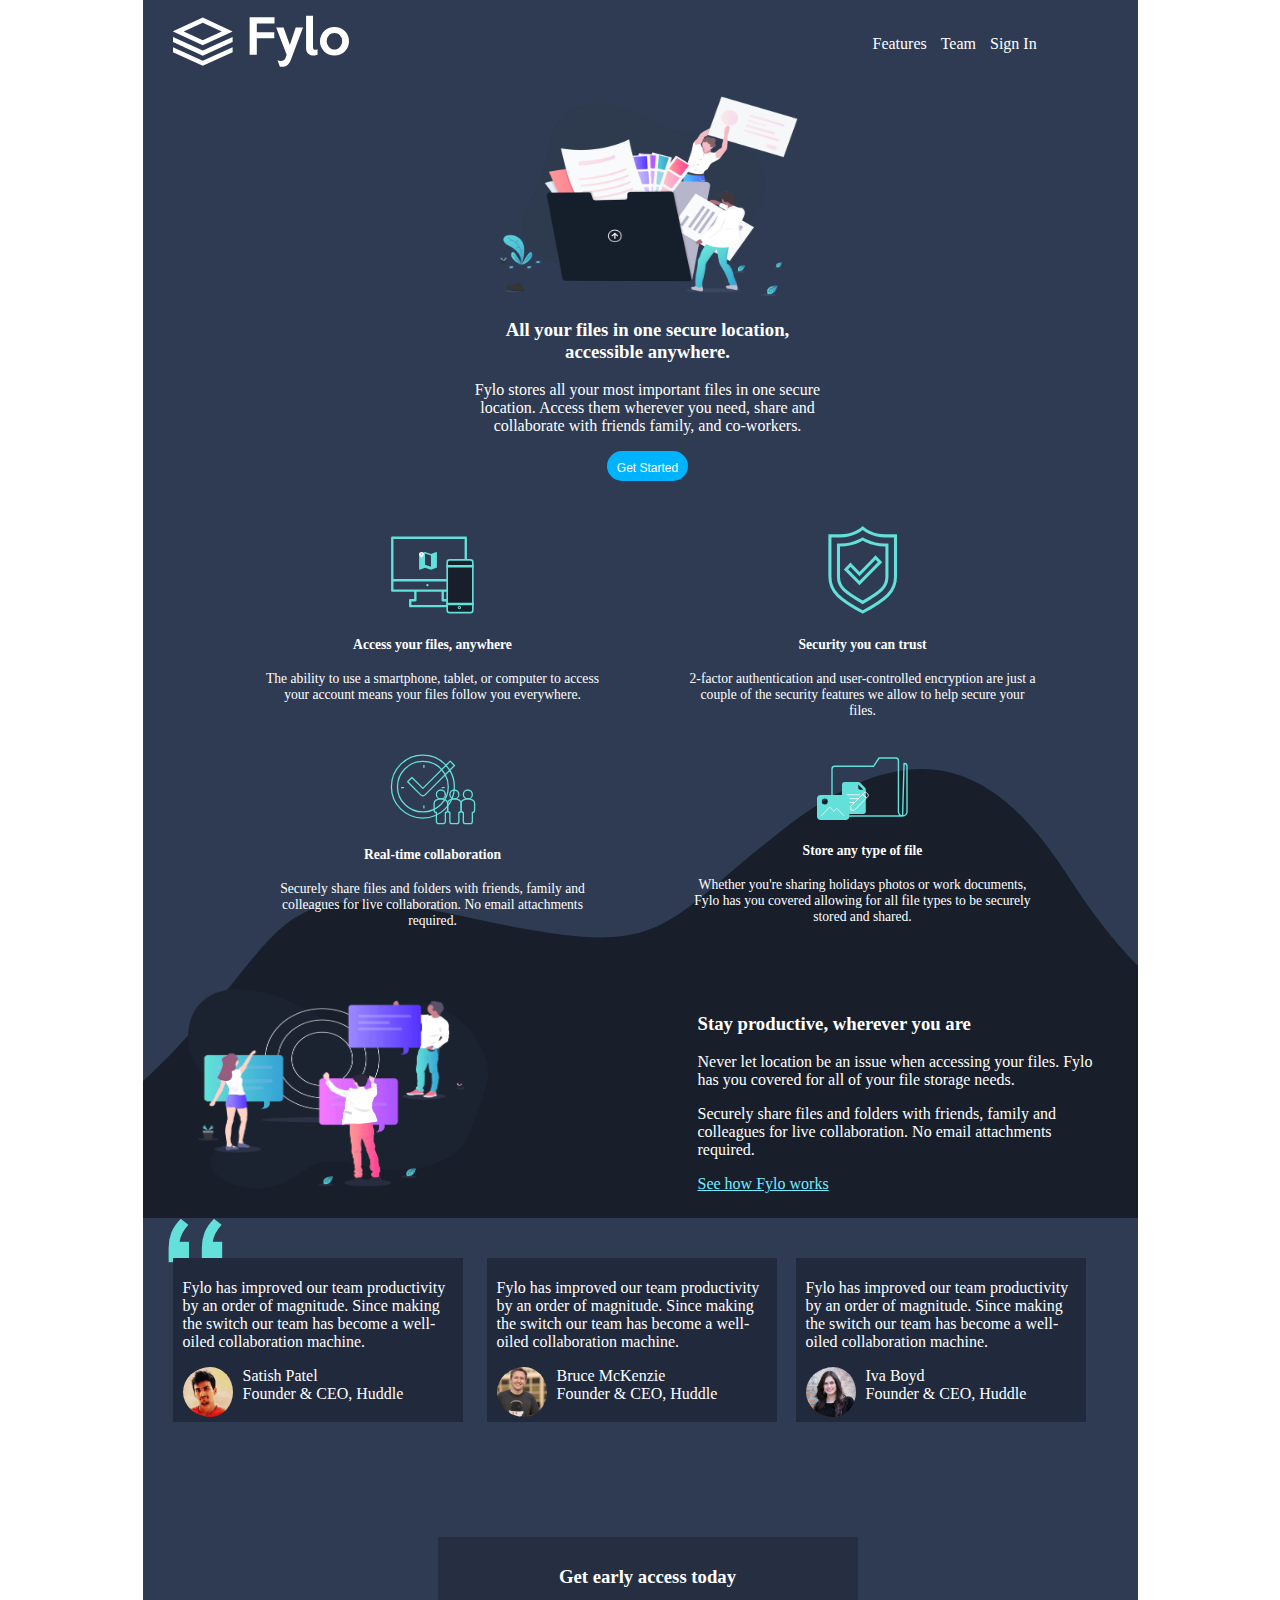
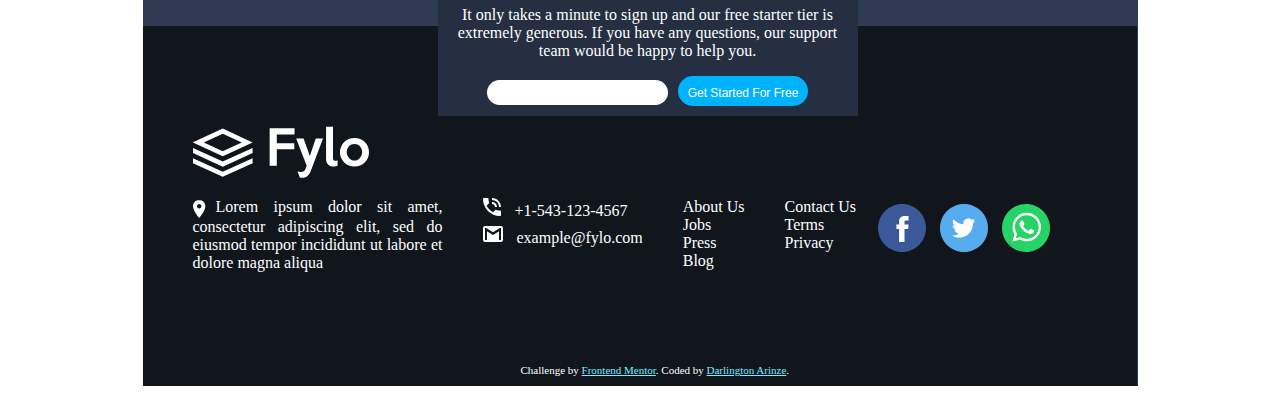
<file: fylo darkpage/index.html>
<!DOCTYPE html>
<html lang="en">
<head>
	  <meta charset="UTF-8">
	  <meta name="viewport" content="width=device-width, initial-scale=1.0"> <!-- displays site properly based on user's device -->
	  <link rel="icon" type="image/png" sizes="32x32" href="./images/favicon-32x32.png">
	  <link href= 'darkpage.css' type= 'text/css' rel= 'stylesheet'>
	  <title>Frontend Mentor | Fylo landing page with dark theme and features grid</title>
</head>

<body>
	<div id= 'banner'>
		<img src= 'images/logo.svg'>
		   <ul id='main_link'> 
			   <li>Features</li>
			  <li>Team</li>
			  <li>Sign In</li>
		   </ul>
	</div>
	<div class= 'intro'>
			<img src= 'images/illustration-intro.png' width= '300px' height= '200px'>
		 <h3> All your files in one secure location, accessible anywhere.</h3>

		  <p>Fylo stores all your most important files in one secure location. Access them wherever 
		  you need, share and collaborate with friends family, and co-workers.</p>

		 <button> Get Started</button>
	</div>

	<div class= 'text'>
		  <div class= 'intext A'>
			<img src= 'images/icon-access-anywhere.svg'>
			  <h4>Access your files, anywhere</h4>

			<p> The ability to use a smartphone, tablet, or computer to access your account means your 
			  files follow you everywhere.</p>
		</div>

		<div class= 'intext B'> 
			<img src= 'images/icon-security.svg'>
			<h4>Security you can trust</h4>

			<p> 2-factor authentication and user-controlled encryption are just a couple of the security 
			  features we allow to help secure your files.</p>
		  </div>

		 <div class= 'intext C'>
			<img src= 'images/icon-collaboration.svg'>
			 <h4>Real-time collaboration</h4>

			<p> Securely share files and folders with friends, family and colleagues for live collaboration. 
			  No email attachments required.</p>
		  </div>

		  <div class= 'intext D'>
			<img src= 'images/icon-any-file.svg'>
			  <h4>Store any type of file</h4>

			<p>  Whether you're sharing holidays photos or work documents, Fylo has you covered allowing for all 
			  file types to be securely stored and shared.</p>
		  </div>
	</div>
	 <div class= 'mid-div'> 
		  <img src= 'images/illustration-stay-productive.png' width= '300px' height= '200px'>
		  
		<div class= 'middle'>
				
				<h3>  Stay productive, wherever you are</h3>

				<p>  Never let location be an issue when accessing your files. Fylo has you covered for all of your file 
			  storage needs.</p>

				  <p>Securely share files and folders with friends, family and colleagues for live collaboration. No email 
			  attachments required.</p>

				  <a href= '#'>See how Fylo works</a>
		</div>
	</div>
	
	<div class= 'cover' style= 'position: relative;'>
		<div class= 'testimonial tm1'>
			 <p> Fylo has improved our team productivity by an order of magnitude. Since making the switch our team has 
			  become a well-oiled collaboration machine.</p>

			  <img src='images/profile-1.jpg'><span class= 'txt'>Satish Patel
			  <br>Founder & CEO, Huddle</span>
		  </div>

		<div class= 'testimonial tm2'>
			 <p> Fylo has improved our team productivity by an order of magnitude. Since making the switch our team has 
			  become a well-oiled collaboration machine.</p>

			   <img src='images/profile-2.jpg'> <span class= 'txt'>Bruce McKenzie<br>
			  Founder & CEO, Huddle</span>
		</div>

		<div class= 'testimonial tm3'>
			  <p>Fylo has improved our team productivity by an order of magnitude. Since making the switch our team has 
			  become a well-oiled collaboration machine.</p>

			  <img src='images/profile-3.jpg'> <span class= 'txt'> Iva Boyd<br>
			  Founder & CEO, Huddle</span>
		</div>
	</div>
	<div class= 'last'>

		<h3>  Get early access today</h3>

		  <p>It only takes a minute to sign up and our free starter tier is extremely generous. If you have any 
		  questions, our support team would be happy to help you.</p>

		  <input type= 'search' id= 'search'><button>Get Started For Free</button>
	</div>

	  <footer>
	  <div><img src= 'images/logo.svg'></div>
	   <div> <p class= 'left'><img src= 'images/icon-location.svg' style= 'vertical-align: middle'>Lorem ipsum dolor sit amet, consectetur adipiscing elit, sed do eiusmod tempor incididunt ut labore et  dolore magna aliqua</p></div>

		<ul class= 'right'>
			  <li><img src= 'images/icon-phone.svg' style= 'vertical-align: middle'> +1-543-123-4567</li>
			  <li><img src= 'images/icon-email.svg' style= 'vertical-align: middle'> example@fylo.com</li> 
		 </ul>

		<ul class= 'right'>
			  <li>About Us</li>
			  <li>Jobs</li>
			  <li>Press</li>
			  <li>Blog</li>
		</ul>

		<ul class= 'right'>
			  <li>Contact Us</li>
			  <li>Terms</li>
			<li>Privacy</li>
		</ul>
		
		<div class= 'image'><img src= 'images/facebook icon.svg ' class= 'right R3'>
		<img src= 'images/twitter icon.svg ' class= 'right R3'>
		<img src= 'images/whatsapp icon.svg ' class= 'right R3'></div>
		
			<p class="attribution">
			  Challenge by <a href="https://www.frontendmentor.io?ref=challenge" target="_blank">Frontend Mentor</a>. 
			  Coded by <a href="#">Darlington Arinze</a>.
			</p>
	  </footer>
</body>
</html>
</file>
<file: fylo darkpage/darkpage.css>
html {
	 background-color: #fff;/*hsl(218, 28%, 25%);*/
 }
 body {
			color: #fff;
			background-color: hsl(218, 28%, 25%);
			font-size: 16px;
			width: 960px;
			margin: auto;
			margin:-top: 5px;
			/*border: 1px solid blue;*/
			padding: 10px;
			padding-left: 25px;
			background-image: url('images/bg-curvy-desktop.svg');
			background-repeat: no-repeat;
			background-position: center center;
			margin-bottom: 0;
			padding-bottom: 0;
			  }
			  
	button  {
		border-radius: 20px;
		background-color: #00B3FF;/*#76FCFF;*/
		color: #fff;
		height: 30px;
		padding: 10px;
		font-size: 0.75em;
		text-align: center;
		border: none;
		}
		
	li {
	  list-style-type: none;
	  }
			  
	#banner {
	  position: relative;
	  <!--border: 1px solid blue;
	  padding: 5px;
	  margin-bottom: 10px;
	  }
	
	#banner ul {
		position: absolute;
		padding: 0 ;
		margin: 0 10px;
		width: 200px;
		top: 25px;
		right: 50px;
		
		}
	
	#main_link  li  {
		text-align: right;
		display: inline-block;
		margin: 0px 5px;
		}
	
	div.intro {
		text-align: center;
		padding:  10px;
		<!--border: 1px solid blue;
		vertical-align: center;
		margin: auto;
		margin-top: 5px ;
		width: 350px
		}
	
	div.text {
		<!--border: 1px solid blue;
		padding: 10px;
		padding-bottom: 15px;
		margin-top: 10px;
		font-size: 0.85em;
		overflow: auto;
		}
	div.text div.intext {
		/*border: 1px solid blue;*/
		padding:  5px 10px;
		margin: 10px 0 5px 0;
		width: 350px;
		text-align: center;
		display: inline-block;
		}
	
	div.text div.A {
		padding-top: 15px;
		margin-bottom: 18px;
		}
	
	div.text div.A,  div.text div.C {
		float: left;
		margin-left: 70px ;
		}
	div.text div.B,  div.text div.D {
		float: right;
		margin-right: 70px;
		}
	
	div.text div.D {
		padding-bottom: 10px;
		}
	
	.mid-div {
		position: relative;
		/*border: 1px solid blue;*/
		padding: 10px;
		margin: 10px;
		}
	
	.middle {
		float: right;
		text-align: left;
		/*border: 1px solid blue;*/
		width: 400px;
		left: 50px;
		padding: 5px 5px;
		margin:  0 5px 0 50px;
		}	
		
	.cover {
		/*border: 1px solid blue;*/
		padding: 5px;
		background-image: url('images/bg-quotes.png');
		background-repeat: no-repeat;
		background-position: 0% 0%;
		margin-top: 15px;
		}
		
	div.testimonial {
		position: relative;
		/*border: 1px solid blue;*/
		margin-top: 35px;
		padding: 5px 10px; 
		display: inline-block;
		width: 270px;
		background-color: hsl(219, 30%, 18%);
		}
		
	div.tm2 {
		left: 20px;
		}
		
	div.tm3  {
		left: 35px;
		padding-right: 10px;
		}
		
	span.txt {
		width: 100px;
		}
	div.testimonial img {
		float: left;
		padding-right: 5px ;
		border-radius: 50%;
		height: 50px;
		margin-right: 5px;
		}
	div.info p {
		text-align: left;
		width: 150px;
		display: inline-block;
		float: left;
		border: 1px solid blue;
		}

	footer {
		height: 250px;
		padding: 100px 20px 10px 50px;
		margin: 0;
		margin-left: -25px;
		margin-right: 10px;
		margin-bottom: 10px;
		width: 96.3%;
		background-color: hsl(216, 28%, 9%);
		}
	
	footer img {
		padding-right: 10px;
		}
		
	footer .left {
		float: left;
		width: 250px;
		height: 150px;
		text-align: justify;
		}
	
	footer ul.right li img {
		margin-bottom: 10px;
		}				

	footer ul.right, footer p.right  {
		float: left;
		}
	
	footer div.image {
		margin-left: 20px;
		/*border: 1px solid blue;*/
		display: inline-block;
		margin-top: 20px;
		padding: 2px;
		}
				
	div.last #search  {
		border-radius: 25px;
		margin-right: 10px;
		height: 25px;
		border: none;
		}
						   
	div.last  {
	  position: relative;
	  bottom: -100px;
	  margin-top: 50px;
	  <!--border: 1px solid blue;
	  padding: 10px;
	  margin: 10px auto;
	  text-align: center;
	  width: 400px;
	  background-color: hsl(218, 28%, 20%);
	  }
	  
	a {
		color: #76ECFF;
		}
					
	.attribution { 
	font-size: 11px; 
	text-align: center; 
	margin-bottom: 10px;
	clear: both;
	}
				
	.attribution a { 
	color: hsl(228, 45%, 44%};
	}
</file>
